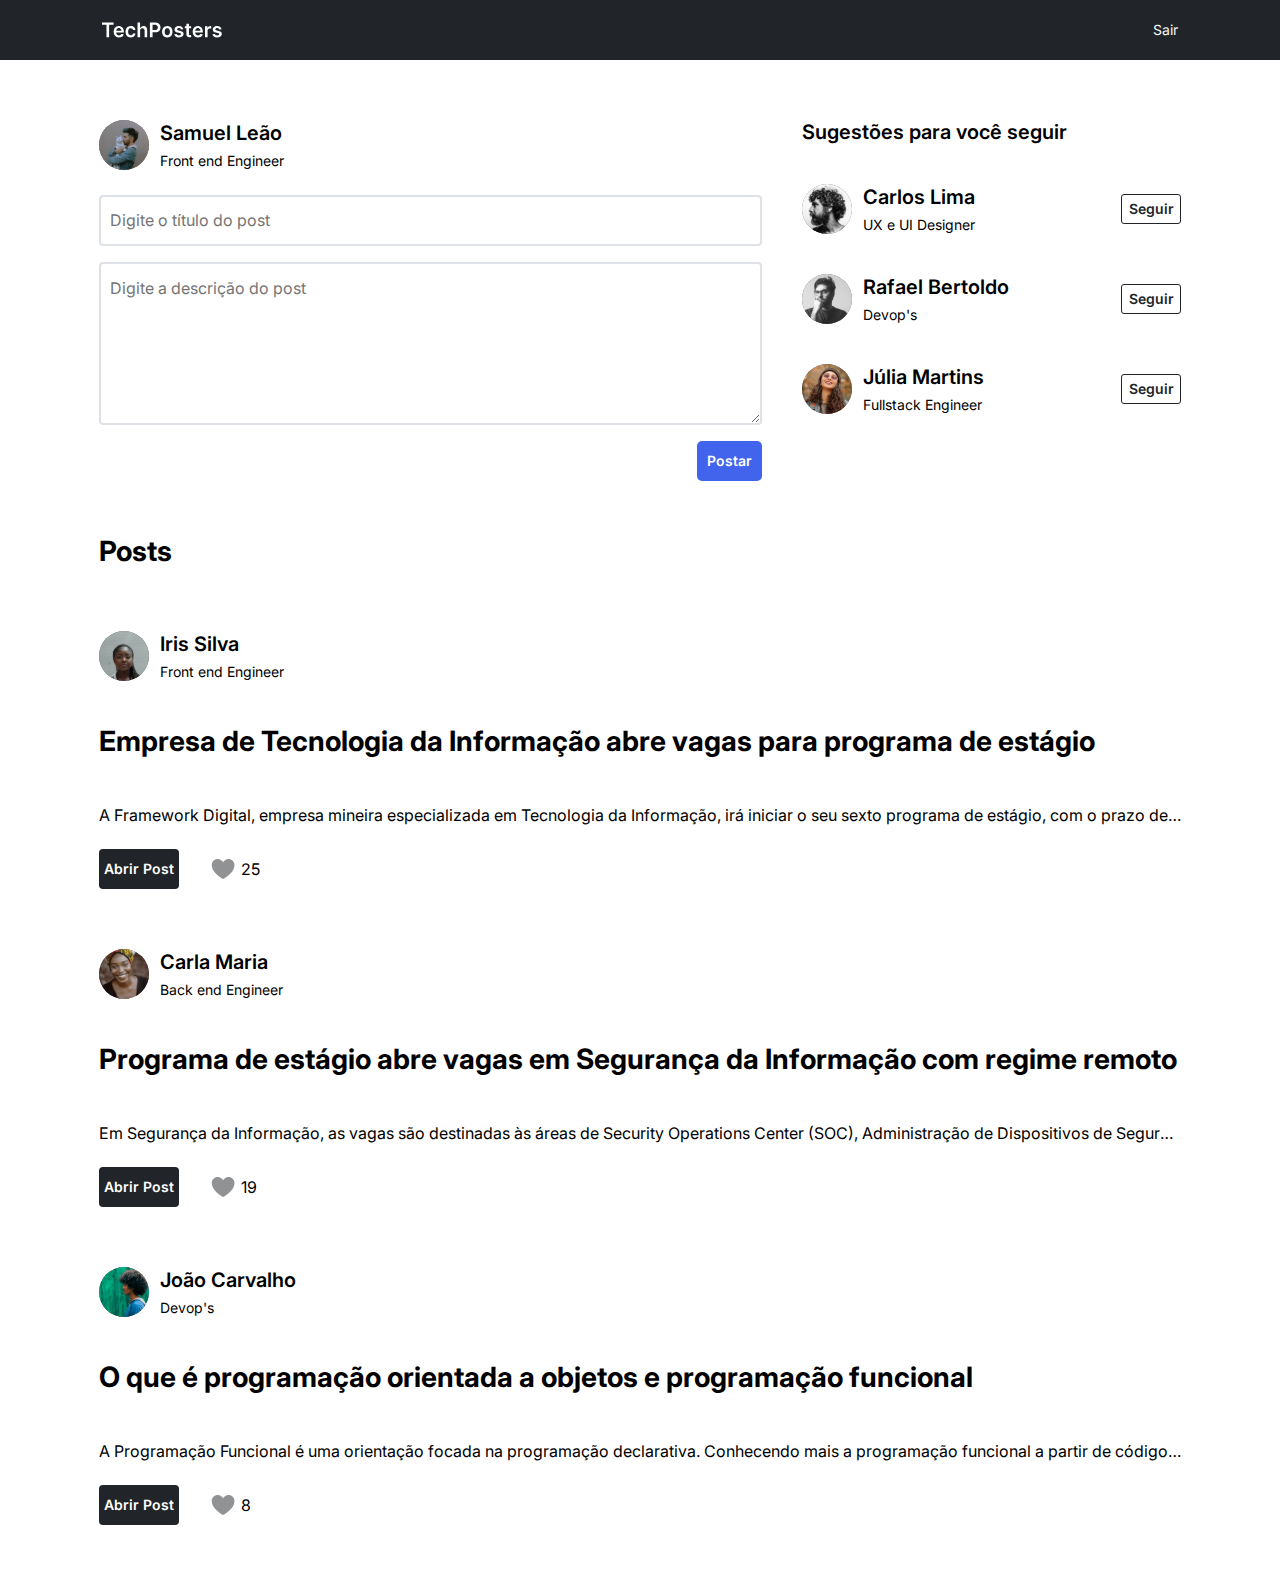
<file: index.html>
<!DOCTYPE html>
<html lang="en">
  <head>
    <meta charset="UTF-8" />
    <meta http-equiv="X-UA-Compatible" content="IE=edge" />
    <meta name="viewport" content="width=device-width, initial-scale=1.0" />

    <!-- CSS -->
    <link rel="stylesheet" href="./src/styles/reset.css" />
    <link rel="stylesheet" href="./src/styles/index.css" />
    <link rel="stylesheet" href="./src/styles/globalStyles.css">
    <link rel="stylesheet" href="./src/styles/texts.css">
    <link rel="stylesheet" href="./src/styles/buttons.css">
    <link rel="stylesheet" href="./src/styles/modal.css">

    <!-- JS -->
    <script src="./src/scripts/database.js" defer></script>
    <script src="./src/scripts/index.js" defer></script>
    <script src="./src/scripts/follow.js" defer></script>
    <script src="./src/scripts/likes.js" defer></script>
    <script src="./src/scripts/logout.js" defer></script>

    <!-- FONTE -->
    <link rel="preconnect" href="https://fonts.googleapis.com" />
    <link rel="preconnect" href="https://fonts.gstatic.com" crossorigin />
    <link
      href="https://fonts.googleapis.com/css2?family=Inter:wght@100;200;300;400;500;600;700;800;900&display=swap"
      rel="stylesheet"
    />

    <title>Criando rede social</title>
  </head>
  <body>
    <!-- HEADER -->
    <header class="header__container">
      <img class="header__logo" src="./src/assets/img/logo.svg" alt="" />
      <p class="header__log_out text2">Sair</p>
    </header>

    <!-- CONTEÚDO PRINCIPAL -->
    <main>
      <dialog id="log_out__modal" class="modal__controller">
        <div id="log_out__container" class="modal__container">
          <h2 class="log_out__title">Tem certeza que desaja sair?</h2>
          <div class="modal_buttons__container">
            <button class="continue__button modal_log_out__button">Continuar</button>
            <a class="log_out__button modal_log_out__button" target="_blank" href="./src/pages/index.html" >Sair</a>
          </div>
        </div>
      </dialog>
      <!-- ÁREA 1 (CRIAÇÃO DE POST E SUGESTÕES)-->
      <section class="create_post_and_suggestions__container">
        <!-- CRIAÇÃO DE UM NOVO POST -->
        <section class="create_post__section">
          <div class="profile__container">
            <img class="profile__image" src="./src/assets/img/user1.svg" alt="Samuel" />
            <div class="profile__informations">
              <h2 class="title2">Samuel Leão</h2>
              <p class="text2">Front end Engineer</p>
            </div>
          </div>

          <!-- FORM DE CRIAÇÃO DE UM NOVO POST -->
          <form class="create_new_post">
            <input class="create_new_post__input text1"
              type="text"
              placeholder="Digite o título do post"
              required=""
            />
            <textarea class="create_new_post__input text1"
              placeholder="Digite a descrição do post"
              name=""
              id=""
              cols="30"
              rows="5"
              required=""
            ></textarea>
            <button class="create_post__button text2--bold" type="submit">Postar</button>
          </form>
        </section>

        <!-- SUGESTÕES PARA SEGUIR -->
        <section class="suggestions__section">
          <h2 class="suggestions__title title2">Sugestões para você seguir</h2>
          <section class="suggestions_list__container">
            <ul class="suggestions__list">
              <!-- SUGESTÃO 1 -->
              <li class="suggestion__profile">
                <div class="profile__container">
                  <img class="profile__image" src="./src/assets/img/user2.svg" alt="Carlos Lima" />
                  <div class="profile__informations">
                    <h2 class="title2">Carlos Lima</h2>
                    <p class="text2">UX e UI Designer</p>
                  </div>
                </div>
                <button class="follow__button text2--bold">Seguir</button>
              </li>
              <!-- SUGESTÃO 2 -->
              <li class="suggestion__profile">
                <div class="profile__container">
                  <img class="profile__image" src="./src/assets/img/user3.svg" alt="Rafael Bertoldo" />
                  <div class="profile__informations">
                    <h2 class="title2">Rafael Bertoldo</h2>
                    <p class="text2">Devop's</p>
                  </div>
                </div>
                <button class="follow__button text2--bold">Seguir</button>
              </li>
              <!-- SUGESTÃO 3 -->
              <li class="suggestion__profile">
                <div class="profile__container">
                  <img class="profile__image" src="./src/assets/img/user4.svg" alt="Júlia Martins" />
                  <div class="profile__informations">
                    <h2 class="title2">Júlia Martins</h2>
                    <p class="text2">Fullstack Engineer</p>
                  </div>
                </div>
                <button class="follow__button text2--bold">Seguir</button>
              </li>
            </ul>
          </section>
        </section>
      </section>

      <!-- ÁREA 2 (LISTAGEM DE POSTS) -->
      <section class="posts__section">
        <h2 class="posts__title title1">Posts</h2>
        <!-- POST 1 -->
          <article class="post__container">
            <div  class="profile__container">
              <img  class="profile__image" src="./src/assets/img/user5.svg" alt="Iris Silva" />
              <div class="profile__informations">
                <h2 class="title2">Iris Silva</h2>
                <p class="text2">Front end Engineer</p>
              </div>
            </div>
            <h2 class="post__headline  title1">
              Empresa de Tecnologia da Informação abre vagas para programa de
              estágio
            </h2>
            <p class="post__content text1">
              A Framework Digital, empresa mineira especializada em Tecnologia da
              Informação, irá iniciar o seu sexto programa de estágio, com o prazo
              de inscrições entre os dias 08 e 28 de agosto. O programa é
              conhecido como Framework Padawans, com inspiração nos filmes Star
              Wars. Nas histórias, os iniciantes fazem treinamentos para se tornar
              cavaleiros Jedi, que compõem o lado bom da força.
            </p>
          <div class="buttons__container">
            <button id="buttonPost1" class="open_post__button text2--bold">Abrir Post</button>
            <div class="post__likes">
              <img class="likes__figure"
                src="src/assets/img/grayheart.svg"
                alt="Empty Heart(Post not liked)"
              />
              <small class="likes__number">25</small>
            </div>
          </div>
        </article>

        <!-- POST 2 -->
          <article class="post__container">
            <div class="profile__container">
              <img class="profile__image" src="./src/assets/img/user6.svg" alt="Carla Maria" />
              <div class="profile__informations">
                <h2 class="title2">Carla Maria</h2>
                <p class="text2">Back end Engineer</p>
              </div>
            </div>
            <h2 class="post__headline title1">
              Programa de estágio abre vagas em Segurança da Informação com regime
              remoto
            </h2>
            <p class="post__content text1">
              Em Segurança da Informação, as vagas são destinadas às áreas de
              Security Operations Center (SOC), Administração de Dispositivos de
              Segurança (ADS), Resposta a Incidentes (RI), Segurança e Privacidade
              e Consultoria Técnica. O candidato interessado deverá estar
              matriculado em um curso superior em Ciência da Computação, Segurança
              da Informação, Tecnologia da Informação e afins, com previsão de
              conclusão do curso de fevereiro de 2023 a fevereiro de 2025.
            </p>
          <div class="buttons__container">
            <button id="buttonPost2" class="open_post__button text2--bold">Abrir Post</button>
            <div class="post__likes">
              <img class="likes__figure"
                src="src/assets/img/grayheart.svg"
                alt="Empty Heart(Post not liked)"
              />
              <small class="likes__number">19</small>
            </div>
          </div>
        </article>

        <!-- POST 3 -->
          <article class="post__container">
            <div class="profile__container">
              <img class="profile__image" src="./src/assets/img/user7.svg" alt="João Carvalho" />
              <div class="profile__informations">
                <h2 class="title2">João Carvalho</h2>
                <p class="text2">Devop's</p>
              </div>
            </div>
            <h2 class="post__headline title1">
              O que é programação orientada a objetos e programação funcional
            </h2>
            <p class="post__content text1">
              A Programação Funcional é uma orientação focada na programação
              declarativa. Conhecendo mais a programação funcional a partir de
              códigos podemos nos deparar de primeira com o conceito mais central
              da programação funcional, que é o conceito de funções puras, isso
              significa que o retorno de uma função deve depender apenas dos seus
              parâmetros de entrada. Com classes podemos editar os valores das
              propriedades dos objetos criados ou ainda criar métodos para essas
              propriedades, ainda por cima podemos definir se vão ser públicos
              (vão para o objeto) ou estáticos (não são instanciados, ou seja, não
              vão para o objeto), e isso tem seu lado bom e ruim.
            </p>
          <div class="buttons__container">
            <button id="buttonPost3" class="open_post__button text2--bold">Abrir Post</button>
            <div class="post__likes">
              <img class="likes__figure"
                src="src/assets/img/grayheart.svg"
                alt="Empty Heart(Post not liked)"
              />
              <small class="likes__number">8</small>
            </div>
          </div>
        </article>
      </section>
      <dialog id="post__modal" class="modal__controller">
      </dialog>
    </main>
  </body>
</html>
</file>
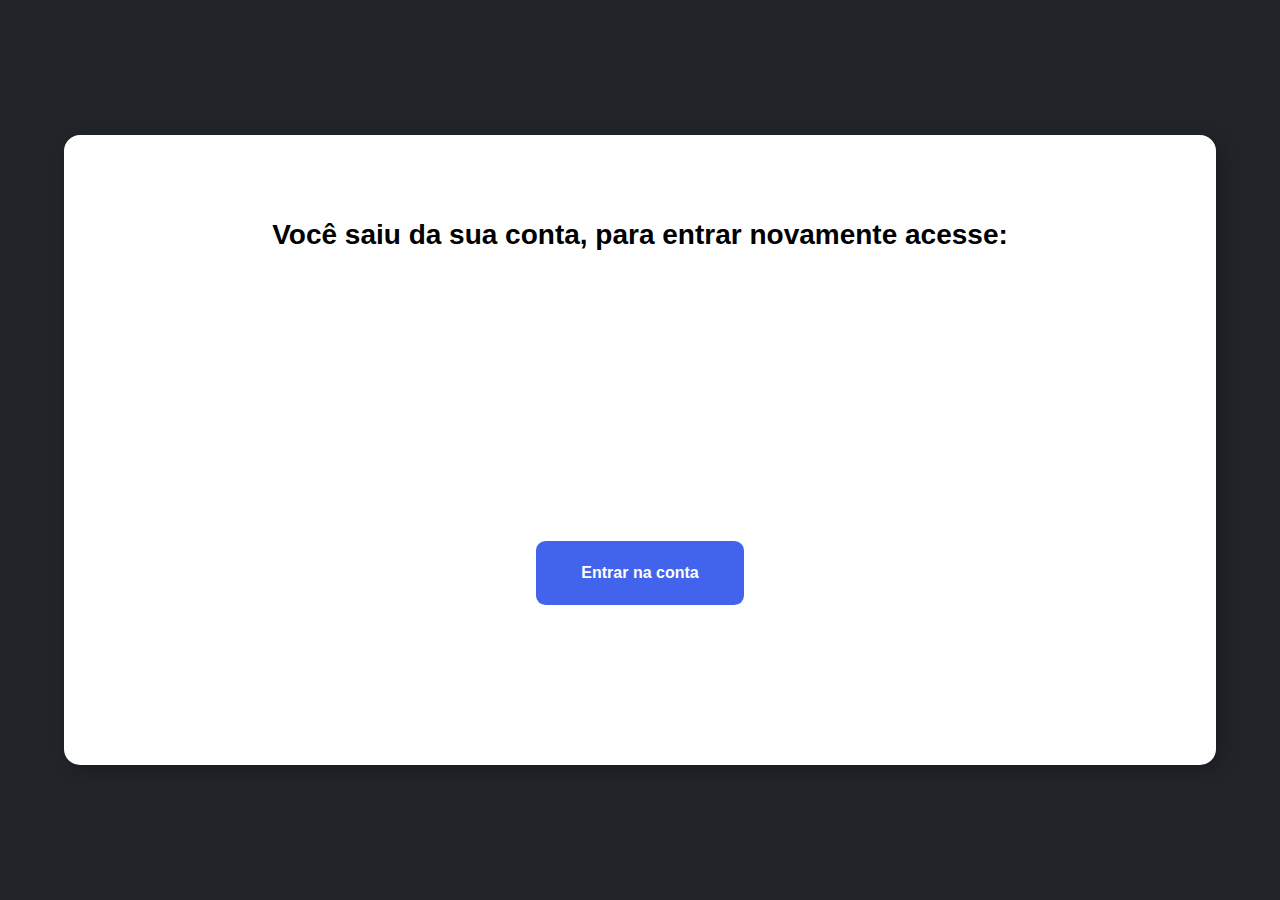
<file: src/pages/index.html>
<!DOCTYPE html>
<html lang="en">
<head>
    <meta charset="UTF-8">
    <meta name="viewport" content="width=device-width, initial-scale=1.0">
    <link rel="stylesheet" href="index.css">
    <link rel="stylesheet" href="../styles/globalStyles.css">
    <link rel="stylesheet" href="../styles/reset.css">
    <link rel="stylesheet" href="../styles/texts.css">
    <title>Tech Posters Entrar</title>
</head>
<body>
    <main>
        <h2 class="main__title title1">Você saiu da sua conta, para entrar novamente acesse:</h2>
        <a class="log_in__button" target="_blank" href="../../index.html" >Entrar na conta</a>
    </main>
</body>
</html>
</file>
<file: src/styles/index.css>
body{
    display: flex;
    align-items: center;
    flex-direction: column;
}
header{
    width: 100%;
    background-color: var(--grey1);
    display: flex;
    justify-content: space-between;
    align-items: center;
    height: 3.75rem;
    padding: 0 8%;
    position: fixed;
}
.header__log_out{
    color: var(--grey5);
    cursor: pointer;
}
main{
    margin-top: 100px;
    width: 90%;
}
.profile__image{
    height: 3.125rem;

}
.create_post_and_suggestions__container{
    display: flex;
    justify-content: space-between;
    margin: 0 3%;
}
.posts__section{
    margin: 0 3%;
}
.suggestions__section{
    width: 35%;
}
.suggestions__title{
    margin: 1.25rem 0;
}
.profile__container{
    display: flex;
    align-items: center;
    margin: 1.25rem 0px;
}
.profile__image{
    margin-right: 0.625rem;
}
.profile__informations{
    height: 3.125rem;
    display: flex;
    flex-direction: column;
    justify-content: space-between;
    padding: 1px;
    
}
.suggestion__profile{
    display: flex;
    justify-content: space-between;
    align-items: center;
}
.create_post__section{
    width: 65%;
    display: flex;
    flex-direction: column;
    padding-right: 2.5rem;
}
.create_new_post{
    width: 100%;
    display: flex;
    flex-direction: column;
    align-items: end;
    gap: 1rem;
    margin-top: 0.3rem;
}
.create_new_post__input{
    padding: 0.6rem;
    width: 100%;
    color: var(--grey2);
    border: 2px solid var(--grey4);
    border-radius: 0.25rem;
}

.create_new_post__input:focus{
    border: 2px solid var(--brand-2);
}
.posts__section{
    margin: 0 3%;
}
.post__container{
    margin: 3.75rem 0;
}
.posts__title{
    margin: 3.125rem 0;
}
.post__headline{
    margin: 2.5rem 0;
}
.post__content{
    text-align: justify;
}
.buttons__container{
    margin: 1.25rem 0px;
    display: flex;
    align-items: center;
    gap: 2rem;
}
.post__content{
    overflow: hidden;
    white-space: nowrap;
    text-overflow: ellipsis;
    
}
.post__likes{
    display: flex;
    align-items: center;
    gap: 0.4rem;
    cursor: pointer;
}
@media (max-width: 1025px) {
    .create_post_and_suggestions__container{
        display: flex;
        flex-direction: column;
    }
    .create_post__section{
        width: 100%;
        padding: 0;
    }
    .suggestions__section{
        width: 100%;
        margin-top: 2.5rem;
    }
    .suggestions_list__container{
        overflow-x: auto;
    }
    .suggestions__list{
        display: flex;
        justify-content: space-between;
        gap: 2rem;
        min-width: 45rem;
        margin-bottom: 1rem;
    }
    .profile__container{
        flex-wrap: wrap;
    }
    .suggestion__profile{
        display: flex;
        flex-direction: column;
        align-items: start;
    }
}
</file>
<file: src/styles/globalStyles.css>
:root{
    --brand-1: #4263Eb;
    --brand-2: #364FC7;

    --grey0: #0a0c0d;
    --grey1: #212529;
    --grey2: #495057;
    --grey3: #868e96;
    --grey4: #dee2e6;
    --grey5: #f8f9fa;
    --grey-opacity-1: rgba(33, 37, 41, 0.5);
    --white-fixed: #ffffff;

    --like: #d7443e;

    --font-weight-title1: 700;
    --font-weight-title2: 600;
    --font-weight-text1: 400;
    --font-weight-text2: 400;
    --font-weight-text3: 400;

    --font-size-title1: 1.75rem;
    --font-size-title2: 1.25rem;
    --font-size-text1: 1rem;
    --font-size-text2: 0.875rem;
    --font-size-text3: 0.75rem;

    --line-height-title1: 2.5rem;
    --line-height-title2: 1.5rem;
    --line-height-text1: 1.75rem;
    --line-height-text2: 1rem;
    --line-height-text3: 1rem;
    
}
</file>
<file: src/styles/texts.css>
body {
    font-family: 'Inter',sans-serif;
}
.title1{
    font-weight: var(--font-weight-title1);
    font-size: var(--font-size-title1);
    line-height: var(--line-height-title1);
}
.title2{
    font-weight: var(--font-weight-title2);
    font-size: var(--font-size-title2);
    line-height: var(--line-height-title2);
}
.text1{
    font-weight: var(--font-weight-text1);
    font-size: var(--font-size-text1);
    line-height: var(--line-height-text1);
}
.text2{
    font-weight: var(--font-weight-text2);
    font-size: var(--font-size-text2);
    line-height: var(--line-height-text2);
}
.text2--bold{
    font-weight: 600;
    font-size: var(--font-size-text2);
}
.text3{
    font-weight: var(--font-weight-text3);
    font-size: var(--font-size-text3);
    line-height: var(--line-height-text3);
}
</file>
<file: src/styles/buttons.css>
.create_post__button{
    background-color: var(--brand-1);
    color: var(--white-fixed);
    height: 40px;
    width: 65px;
    border-radius: 5px;
}
.create_post__button:hover{
    background-color: var(--brand-2);
    cursor: pointer;
}
.follow__button{
    background-color: var(--white-fixed);
    color: var(--grey1);
    border: 1px solid var(--grey1);
    height: 30px;
    width: 60px;
    border-radius: 3px;
}
.follow__button:hover{
    background-color: var(--white-fixed);
    color: var(--brand-1);
    border: 1px solid var(--brand-2);
    cursor: pointer;
}
.following{
    color: var(--white-fixed);
    background-color: var(--brand-2);
    border: 1px solid var(--brand-2);
    width: 90px;
    cursor: pointer;
}
.following:hover{
    color: var(--white-fixed);
    background-color: var(--brand-2);
    border: 1px solid var(--brand-2);
    width: 90px;
    cursor: pointer;
}
.open_post__button{
    background-color: var(--grey1);
    color: var(--white-fixed);
    width: 80px;
    height: 40px;
    border-radius: 4px;
}
.open_post__button:hover{
    background-color: var(--grey0);
    cursor: pointer;
}
.close_modal__button{
    height: 2.5rem;
    cursor: pointer;
}
</file>
<file: src/styles/modal.css>
.modal__controller{
    margin: auto auto;
    padding: 1rem;
    width: 80%;
    border-radius: 0.75rem;
    border: none;
}
.modal__controller::backdrop{
    background-color: rgba(0, 0, 0, 0.8);
}
.modal__container{
    display: flex;
}
.modal_profile__container{
    margin: 0;
}
.modal_post__container{
    margin: 0;
    padding: 0;
}
.modal_post__headline{
    margin-bottom: 2rem;
    margin-top: 1rem;
}

#log_out__modal{
    height: 15rem;
    width: 60%;
}
#log_out__container{
    flex-direction: column;
    align-items: center;
    justify-content: space-around;
    width: 100%;
    height: 100%;
}
.log_out__title{
    font-size: 2rem;
    font-weight: bold;
}
.modal_buttons__container{
    display: flex;
    gap: 3rem;
}
.modal_log_out__button{
    height: 50px;
    width: 130px;
    border-radius: 0.5rem;
    cursor: pointer;
    font-weight: bolder;
}
.continue__button{
    background-color: rgba(42, 170, 42, 0.7);
    color: white;
}
.continue__button:hover{
    background-color: green;
}
.log_out__button{
    background-color: rgba(245, 46, 46, 0.7);
    color: white;
    text-decoration: none;
    display: flex;
    justify-content: center;
    align-items: center;
}
.log_out__button:hover{
    background-color: rgb(228, 42, 42);
}
</file>
<file: src/pages/index.css>
body{
    display: flex;
    flex-direction: column;
    align-items: center;
    justify-content: center;
    height: 100vh;
    background-color: var(--grey1);
}
main{
    height: 70%;
    background-color: var(--white-fixed);
    width: 90%;
    border-radius: 1rem;
    display: flex;
    align-items: center;
    flex-direction: column;
    justify-content: space-between;
    box-shadow: 5px 5px 20px rgba(0, 0, 0, 0.26);
}
.main__title{
    margin-top: 5rem;
}
.log_in__button{
    background-color: var(--brand-1);
    color: var(--white-fixed);
    text-decoration: none;
    height: 4rem;
    width: 13rem;
    display: flex;
    justify-content: center;
    align-items: center;
    border-radius: 0.6rem;
    font-weight: bold;
    margin-bottom: 10rem;
}
.log_in__button:hover{
    background-color: var(--brand-2);
    cursor: pointer;
}
</file>
